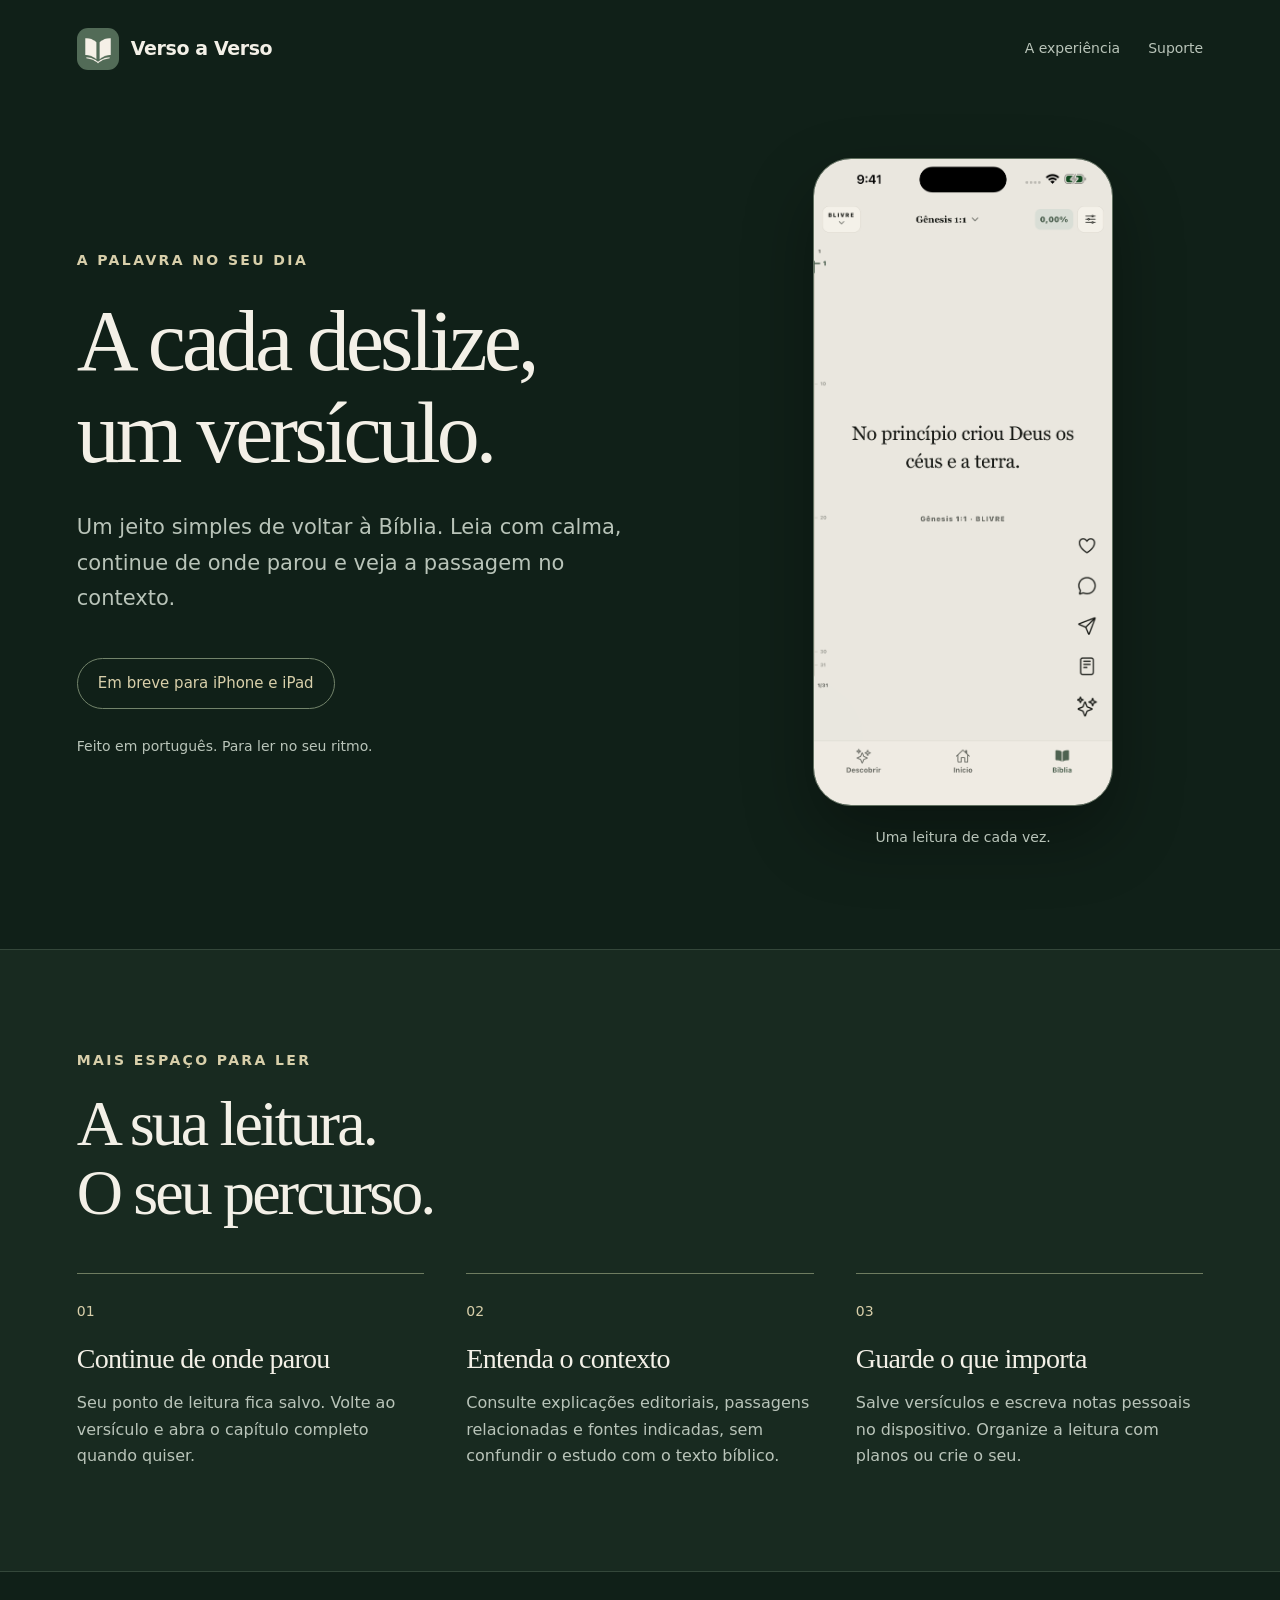
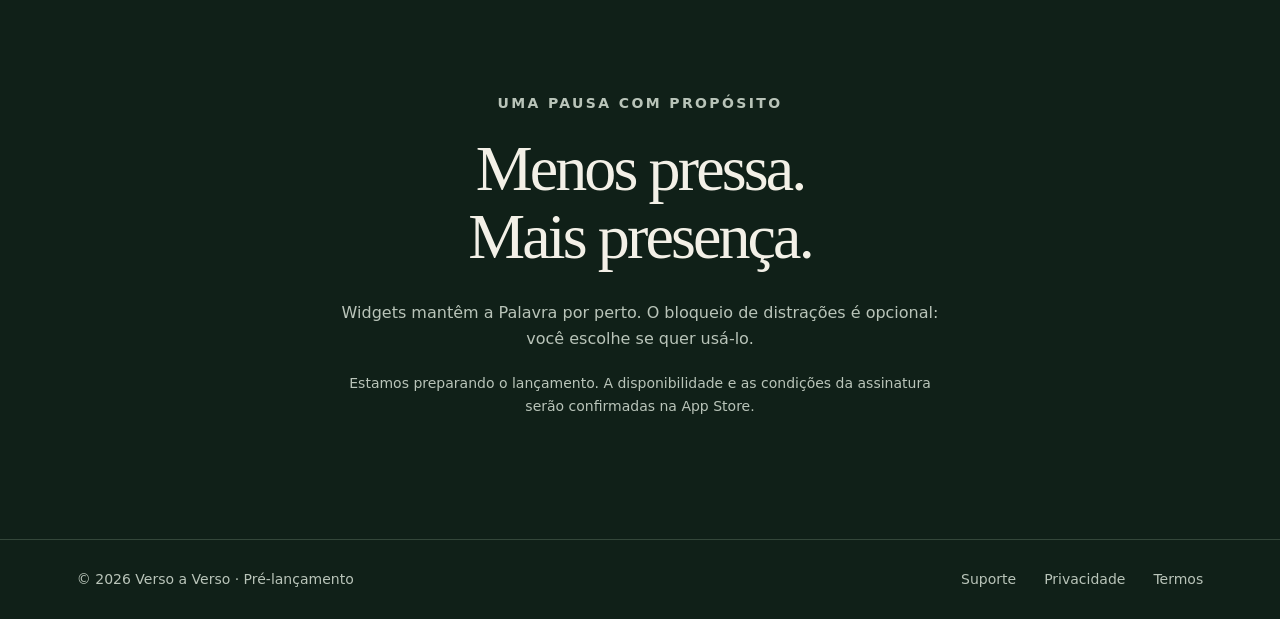
<file: index.html>
<!doctype html><html lang="pt-BR"><head><meta charset="utf-8"><meta name="viewport" content="width=device-width,initial-scale=1"><meta name="theme-color" content="#102018"><meta name="description" content="Leia a Bíblia um versículo de cada vez. Planos, favoritos e contexto para o seu dia a dia."><title>Verso a Verso — A cada deslize, um versículo</title><link rel="icon" href="icon.png"><link rel="stylesheet" href="styles.css"><link rel="canonical" href="https://versoaversobiblia.com/"></head><body><a class="skip" href="#conteudo">Ir para o conteúdo</a><header><a class="brand" href="./"><img src="icon.png" alt="" width="42" height="42">Verso a Verso</a><nav aria-label="Principal"><a href="#experiencia">A experiência</a><a href="suporte.html">Suporte</a></nav></header><main id="conteudo"><section class="hero"><div><p class="eyebrow">A Palavra no seu dia</p><h1>A cada deslize,<br>um versículo.</h1><p class="lead">Um jeito simples de voltar à Bíblia. Leia com calma, continue de onde parou e veja a passagem no contexto.</p><span class="badge">Em breve para iPhone e iPad</span><p class="small">Feito em português. Para ler no seu ritmo.</p></div><figure><img class="screen" src="leitor.png" alt="Tela real do leitor do Verso a Verso com Gênesis 1:1." width="1290" height="2796"><figcaption>Uma leitura de cada vez.</figcaption></figure></section><section id="experiencia" class="experience"><p class="eyebrow">Mais espaço para ler</p><h2>A sua leitura.<br>O seu percurso.</h2><div class="features"><article><span>01</span><h3>Continue de onde parou</h3><p>Seu ponto de leitura fica salvo. Volte ao versículo e abra o capítulo completo quando quiser.</p></article><article><span>02</span><h3>Entenda o contexto</h3><p>Consulte explicações editoriais, passagens relacionadas e fontes indicadas, sem confundir o estudo com o texto bíblico.</p></article><article><span>03</span><h3>Guarde o que importa</h3><p>Salve versículos e escreva notas pessoais no dispositivo. Organize a leitura com planos ou crie o seu.</p></article></div></section><section class="closing"><p class="eyebrow">Uma pausa com propósito</p><h2>Menos pressa.<br>Mais presença.</h2><p>Widgets mantêm a Palavra por perto. O bloqueio de distrações é opcional: você escolhe se quer usá-lo.</p><p class="small">Estamos preparando o lançamento. A disponibilidade e as condições da assinatura serão confirmadas na App Store.</p></section></main><footer><span>© 2026 Verso a Verso · Pré-lançamento</span><nav aria-label="Informações"><a href="suporte.html">Suporte</a><a href="privacidade.html">Privacidade</a><a href="termos.html">Termos</a></nav></footer></body></html>
</file>
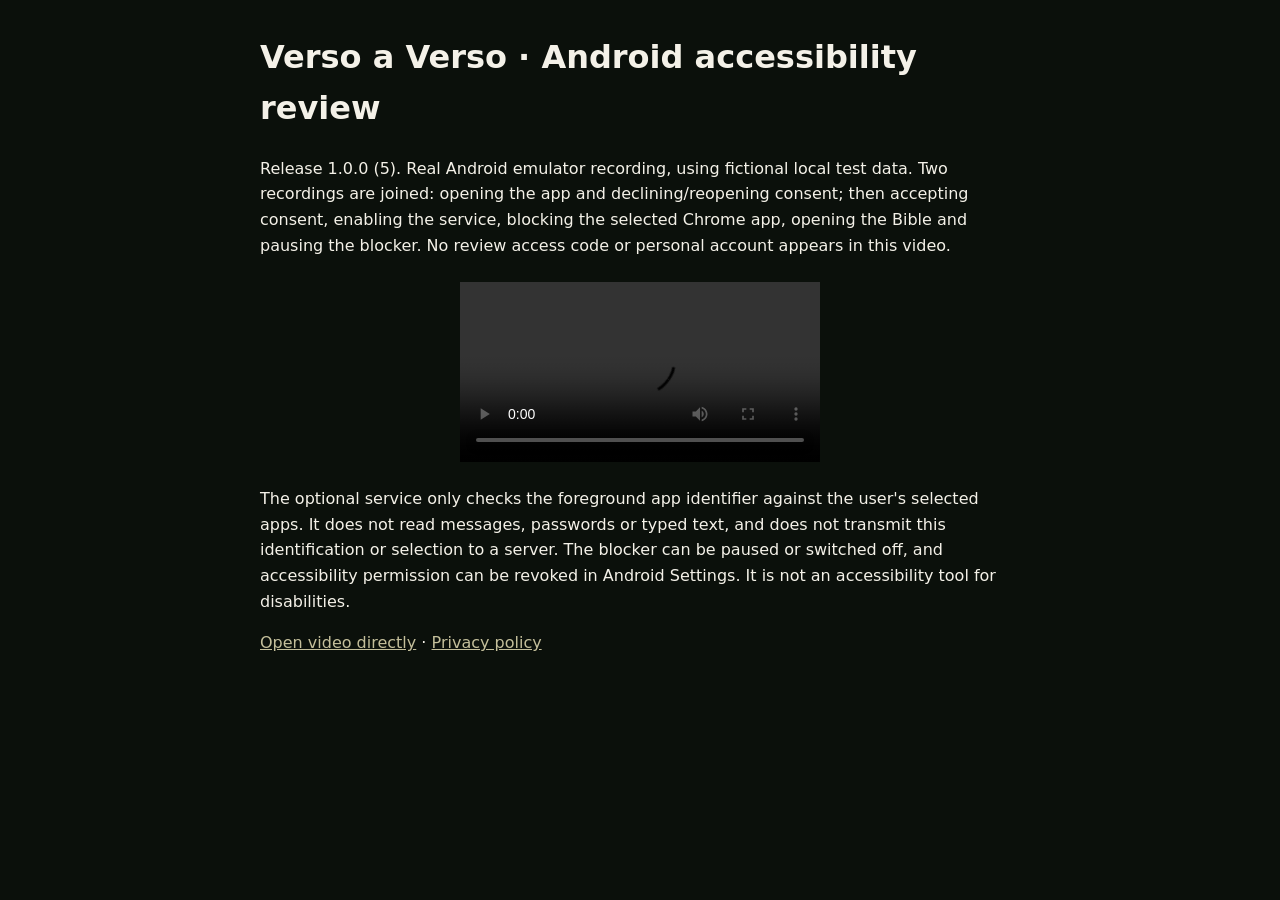
<file: android-accessibility-review.html>
<!doctype html>
<html lang="en"><head><meta charset="utf-8"><meta name="viewport" content="width=device-width,initial-scale=1"><title>Verso a Verso · Android accessibility review</title><style>body{margin:32px auto;max-width:760px;padding:0 20px;background:#0b100b;color:#f4f1e8;font:16px/1.6 system-ui}video{display:block;width:min(100%,360px);margin:24px auto}a{color:#c4bf9b}</style></head>
<body><h1>Verso a Verso · Android accessibility review</h1><p>Release 1.0.0 (5). Real Android emulator recording, using fictional local test data. Two recordings are joined: opening the app and declining/reopening consent; then accepting consent, enabling the service, blocking the selected Chrome app, opening the Bible and pausing the blocker. No review access code or personal account appears in this video.</p><video controls preload="metadata"><source src="assets/android-accessibility-review.mp4" type="video/mp4"></video><p>The optional service only checks the foreground app identifier against the user's selected apps. It does not read messages, passwords or typed text, and does not transmit this identification or selection to a server. The blocker can be paused or switched off, and accessibility permission can be revoked in Android Settings. It is not an accessibility tool for disabilities.</p><p><a href="assets/android-accessibility-review.mp4">Open video directly</a> · <a href="privacidade.html">Privacy policy</a></p></body></html>
</file>
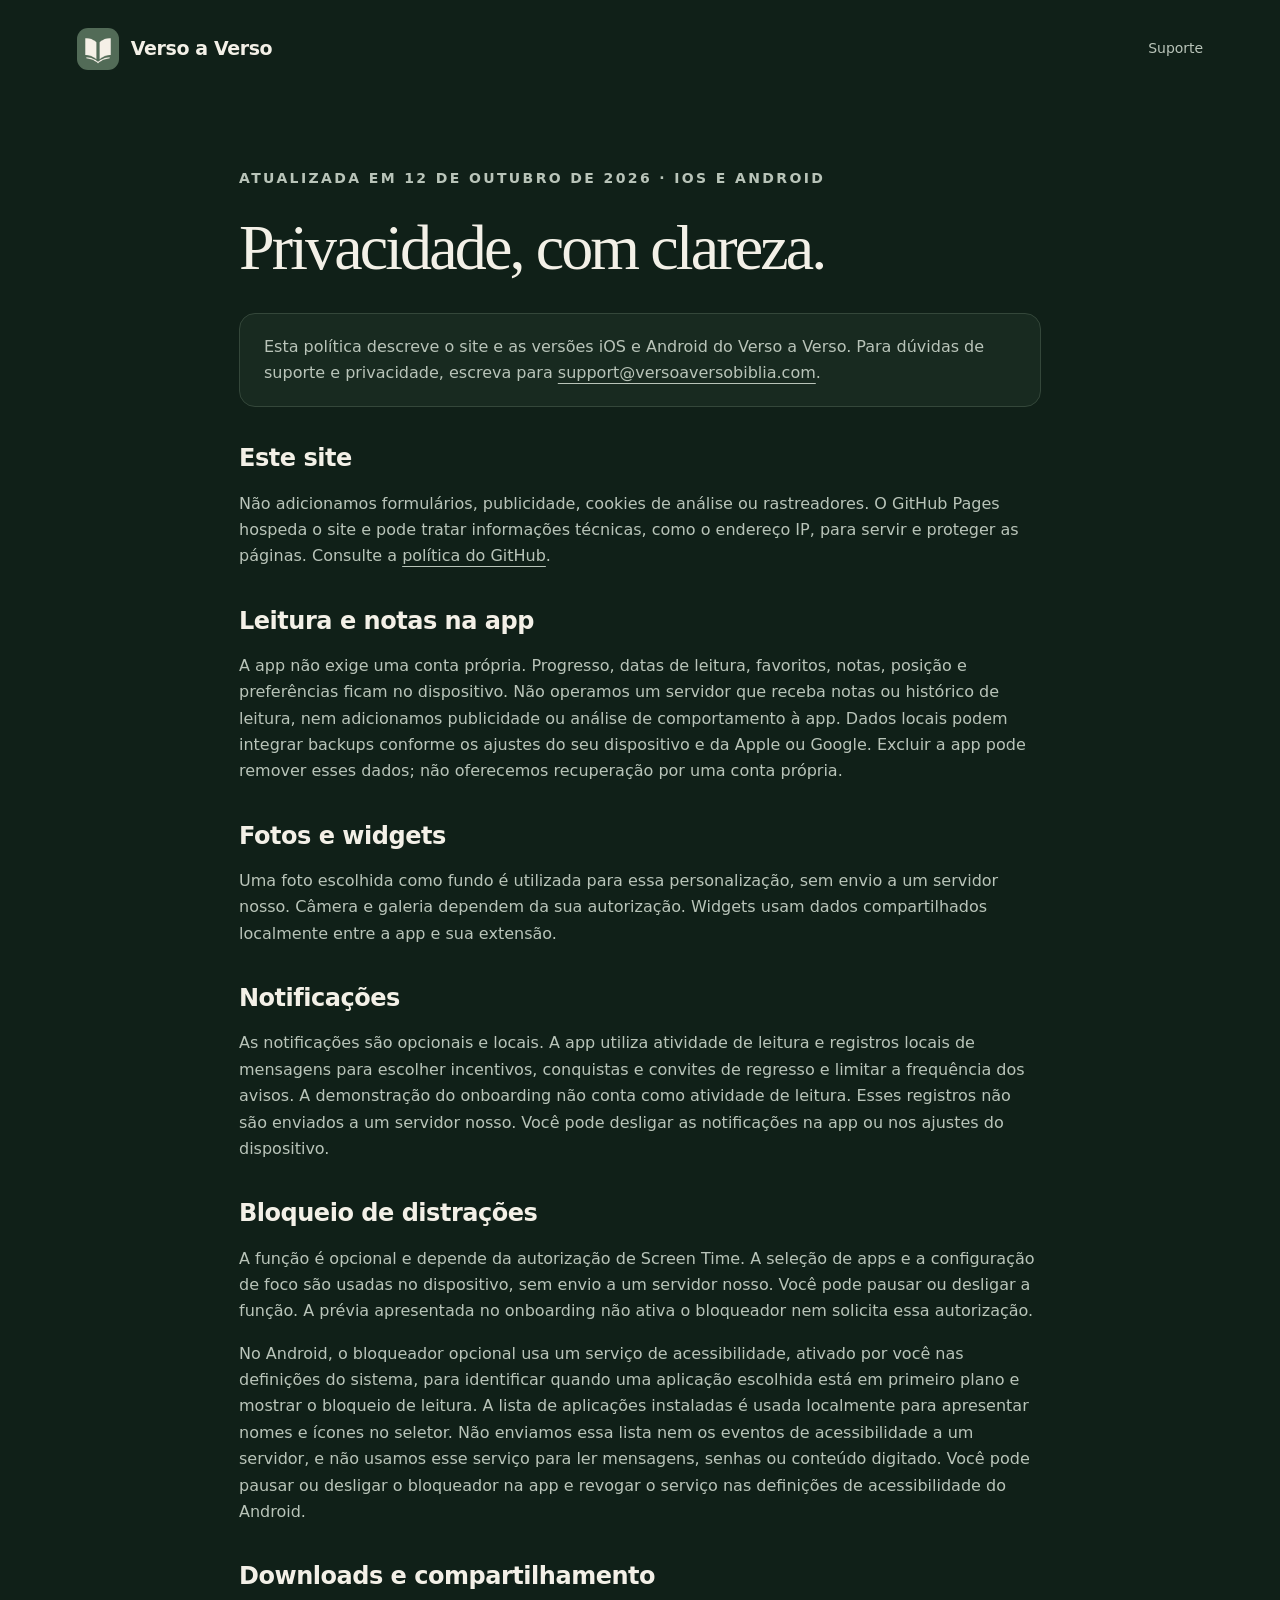
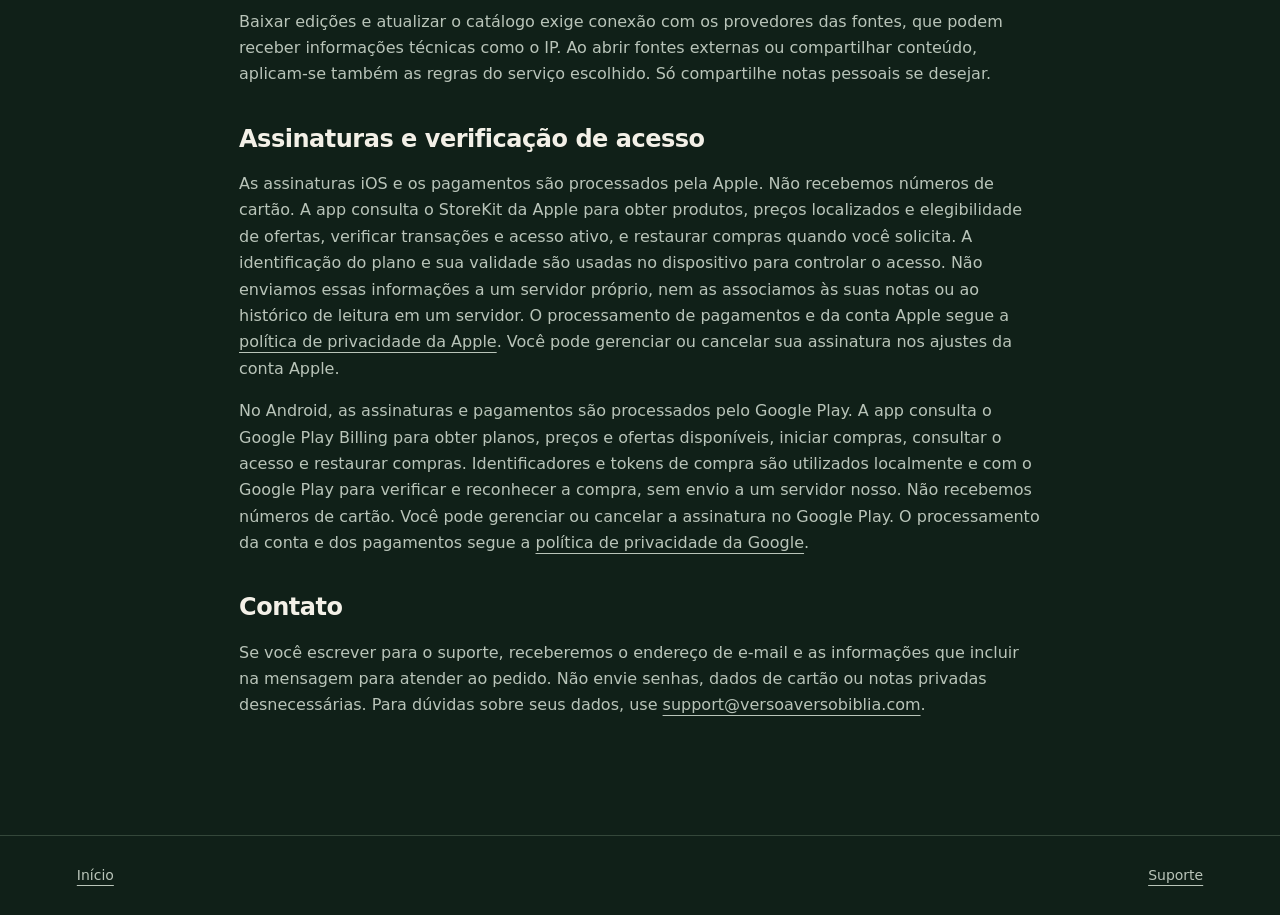
<file: privacidade.html>
<!doctype html>
<html lang="pt-BR">
<head><meta charset="utf-8"><meta name="viewport" content="width=device-width,initial-scale=1"><title>Privacidade — Verso a Verso</title><link rel="icon" href="icon.png"><link rel="stylesheet" href="styles.css"></head>
<body>
<header><a class="brand" href="./"><img src="icon.png" alt="" width="42" height="42">Verso a Verso</a><nav><a href="suporte.html">Suporte</a></nav></header>
<main class="document">
<p class="eyebrow">Atualizada em 12 de outubro de 2026 · iOS e Android</p>
<h1>Privacidade, com clareza.</h1>
<p class="notice">Esta política descreve o site e as versões iOS e Android do Verso a Verso. Para dúvidas de suporte e privacidade, escreva para <a href="mailto:support@versoaversobiblia.com">support@versoaversobiblia.com</a>.</p>
<h2>Este site</h2>
<p>Não adicionamos formulários, publicidade, cookies de análise ou rastreadores. O GitHub Pages hospeda o site e pode tratar informações técnicas, como o endereço IP, para servir e proteger as páginas. Consulte a <a href="https://docs.github.com/en/site-policy/privacy-policies/github-general-privacy-statement">política do GitHub</a>.</p>
<h2>Leitura e notas na app</h2>
<p>A app não exige uma conta própria. Progresso, datas de leitura, favoritos, notas, posição e preferências ficam no dispositivo. Não operamos um servidor que receba notas ou histórico de leitura, nem adicionamos publicidade ou análise de comportamento à app. Dados locais podem integrar backups conforme os ajustes do seu dispositivo e da Apple ou Google. Excluir a app pode remover esses dados; não oferecemos recuperação por uma conta própria.</p>
<h2>Fotos e widgets</h2>
<p>Uma foto escolhida como fundo é utilizada para essa personalização, sem envio a um servidor nosso. Câmera e galeria dependem da sua autorização. Widgets usam dados compartilhados localmente entre a app e sua extensão.</p>
<h2>Notificações</h2>
<p>As notificações são opcionais e locais. A app utiliza atividade de leitura e registros locais de mensagens para escolher incentivos, conquistas e convites de regresso e limitar a frequência dos avisos. A demonstração do onboarding não conta como atividade de leitura. Esses registros não são enviados a um servidor nosso. Você pode desligar as notificações na app ou nos ajustes do dispositivo.</p>
<h2>Bloqueio de distrações</h2>
<p>A função é opcional e depende da autorização de Screen Time. A seleção de apps e a configuração de foco são usadas no dispositivo, sem envio a um servidor nosso. Você pode pausar ou desligar a função. A prévia apresentada no onboarding não ativa o bloqueador nem solicita essa autorização.</p>
<p>No Android, o bloqueador opcional usa um serviço de acessibilidade, ativado por você nas definições do sistema, para identificar quando uma aplicação escolhida está em primeiro plano e mostrar o bloqueio de leitura. A lista de aplicações instaladas é usada localmente para apresentar nomes e ícones no seletor. Não enviamos essa lista nem os eventos de acessibilidade a um servidor, e não usamos esse serviço para ler mensagens, senhas ou conteúdo digitado. Você pode pausar ou desligar o bloqueador na app e revogar o serviço nas definições de acessibilidade do Android.</p>
<h2>Downloads e compartilhamento</h2>
<p>Baixar edições e atualizar o catálogo exige conexão com os provedores das fontes, que podem receber informações técnicas como o IP. Ao abrir fontes externas ou compartilhar conteúdo, aplicam-se também as regras do serviço escolhido. Só compartilhe notas pessoais se desejar.</p>
<h2>Assinaturas e verificação de acesso</h2>
<p>As assinaturas iOS e os pagamentos são processados pela Apple. Não recebemos números de cartão. A app consulta o StoreKit da Apple para obter produtos, preços localizados e elegibilidade de ofertas, verificar transações e acesso ativo, e restaurar compras quando você solicita. A identificação do plano e sua validade são usadas no dispositivo para controlar o acesso. Não enviamos essas informações a um servidor próprio, nem as associamos às suas notas ou ao histórico de leitura em um servidor. O processamento de pagamentos e da conta Apple segue a <a href="https://www.apple.com/legal/privacy/">política de privacidade da Apple</a>. Você pode gerenciar ou cancelar sua assinatura nos ajustes da conta Apple.</p>
<p>No Android, as assinaturas e pagamentos são processados pelo Google Play. A app consulta o Google Play Billing para obter planos, preços e ofertas disponíveis, iniciar compras, consultar o acesso e restaurar compras. Identificadores e tokens de compra são utilizados localmente e com o Google Play para verificar e reconhecer a compra, sem envio a um servidor nosso. Não recebemos números de cartão. Você pode gerenciar ou cancelar a assinatura no Google Play. O processamento da conta e dos pagamentos segue a <a href="https://policies.google.com/privacy">política de privacidade da Google</a>.</p>
<h2>Contato</h2>
<p>Se você escrever para o suporte, receberemos o endereço de e-mail e as informações que incluir na mensagem para atender ao pedido. Não envie senhas, dados de cartão ou notas privadas desnecessárias. Para dúvidas sobre seus dados, use <a href="mailto:support@versoaversobiblia.com">support@versoaversobiblia.com</a>.</p>
</main>
<footer><a href="./">Início</a><a href="suporte.html">Suporte</a></footer>
</body></html>
</file>
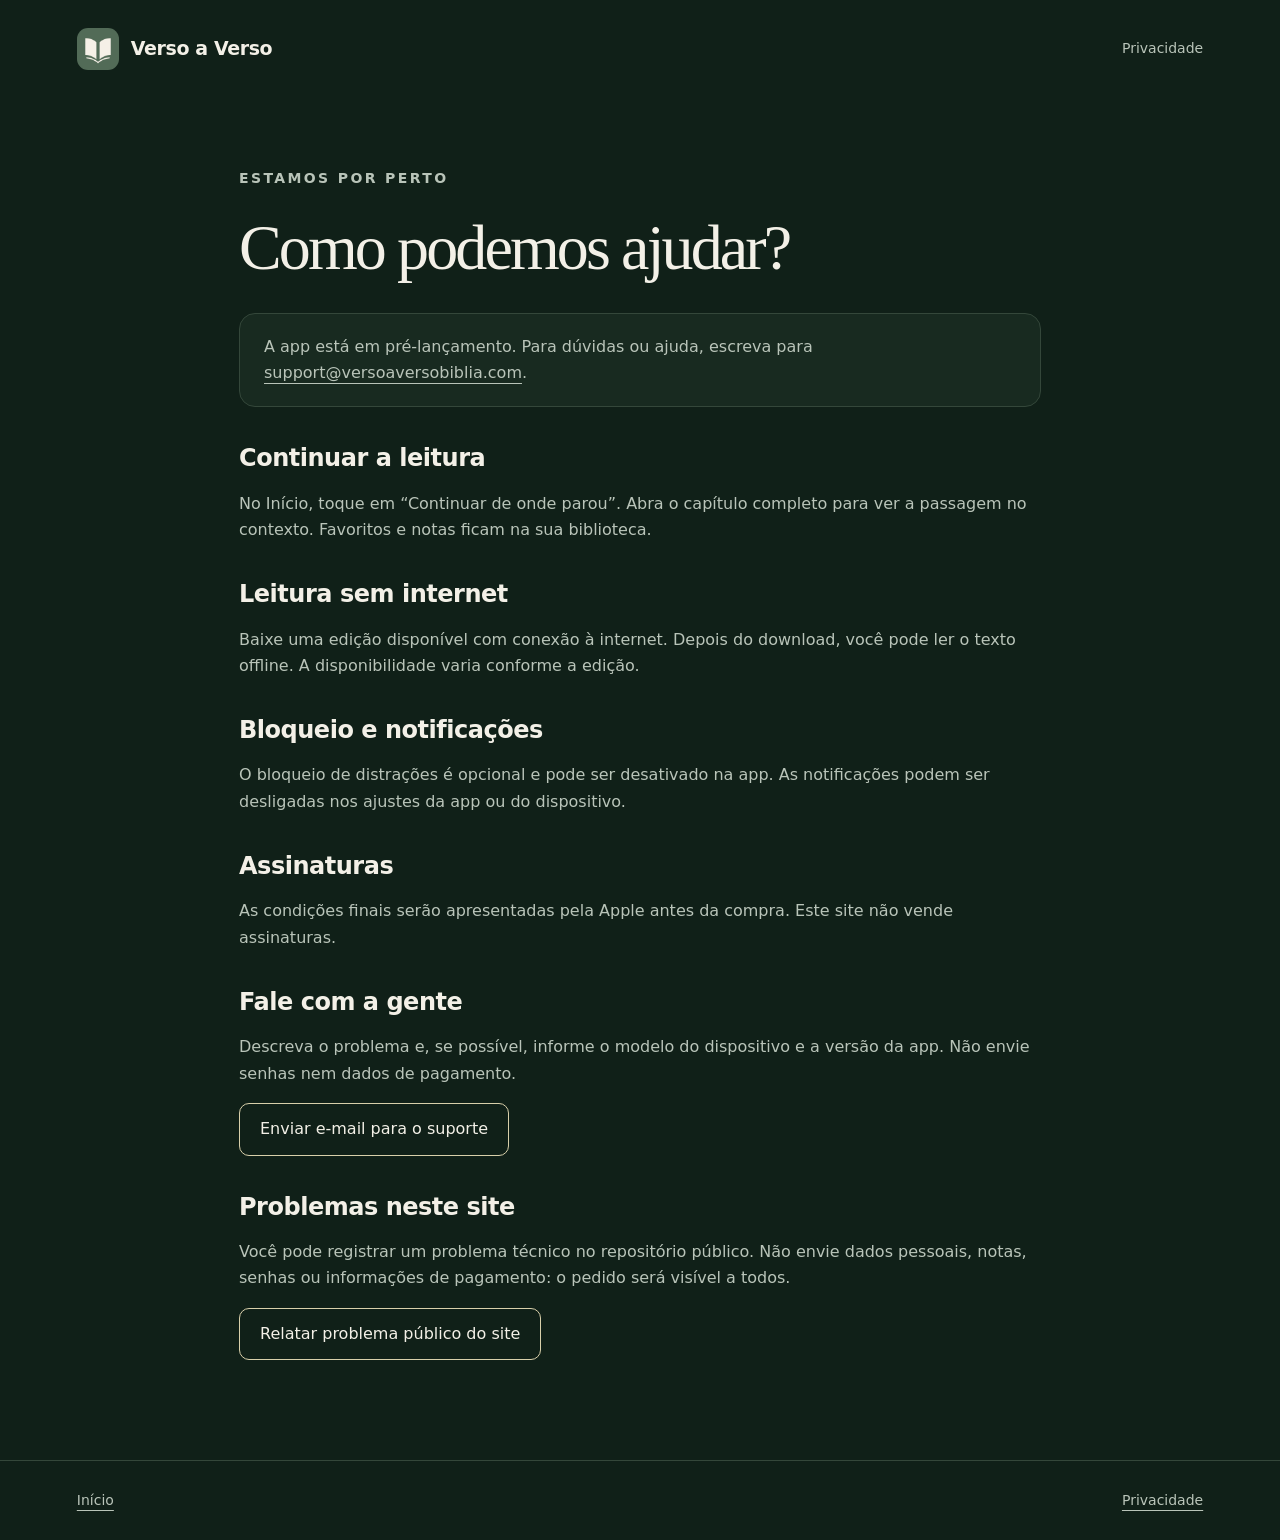
<file: suporte.html>
<!doctype html><html lang="pt-BR"><head><meta charset="utf-8"><meta name="viewport" content="width=device-width,initial-scale=1"><title>Suporte — Verso a Verso</title><link rel="icon" href="icon.png"><link rel="stylesheet" href="styles.css"></head><body><header><a class="brand" href="./"><img src="icon.png" alt="" width="42" height="42">Verso a Verso</a><nav><a href="privacidade.html">Privacidade</a></nav></header><main class="document"><p class="eyebrow">Estamos por perto</p><h1>Como podemos ajudar?</h1><p class="notice">A app está em pré-lançamento. Para dúvidas ou ajuda, escreva para <a href="mailto:support@versoaversobiblia.com">support@versoaversobiblia.com</a>.</p><h2>Continuar a leitura</h2><p>No Início, toque em “Continuar de onde parou”. Abra o capítulo completo para ver a passagem no contexto. Favoritos e notas ficam na sua biblioteca.</p><h2>Leitura sem internet</h2><p>Baixe uma edição disponível com conexão à internet. Depois do download, você pode ler o texto offline. A disponibilidade varia conforme a edição.</p><h2>Bloqueio e notificações</h2><p>O bloqueio de distrações é opcional e pode ser desativado na app. As notificações podem ser desligadas nos ajustes da app ou do dispositivo.</p><h2>Assinaturas</h2><p>As condições finais serão apresentadas pela Apple antes da compra. Este site não vende assinaturas.</p><h2>Fale com a gente</h2><p>Descreva o problema e, se possível, informe o modelo do dispositivo e a versão da app. Não envie senhas nem dados de pagamento.</p><a class="button" href="mailto:support@versoaversobiblia.com">Enviar e-mail para o suporte</a><h2>Problemas neste site</h2><p>Você pode registrar um problema técnico no repositório público. Não envie dados pessoais, notas, senhas ou informações de pagamento: o pedido será visível a todos.</p><a class="button" href="https://github.com/manaymcpserver-lang/verso-a-verso-site/issues/new">Relatar problema público do site</a></main><footer><a href="./">Início</a><a href="privacidade.html">Privacidade</a></footer></body></html>
</file>
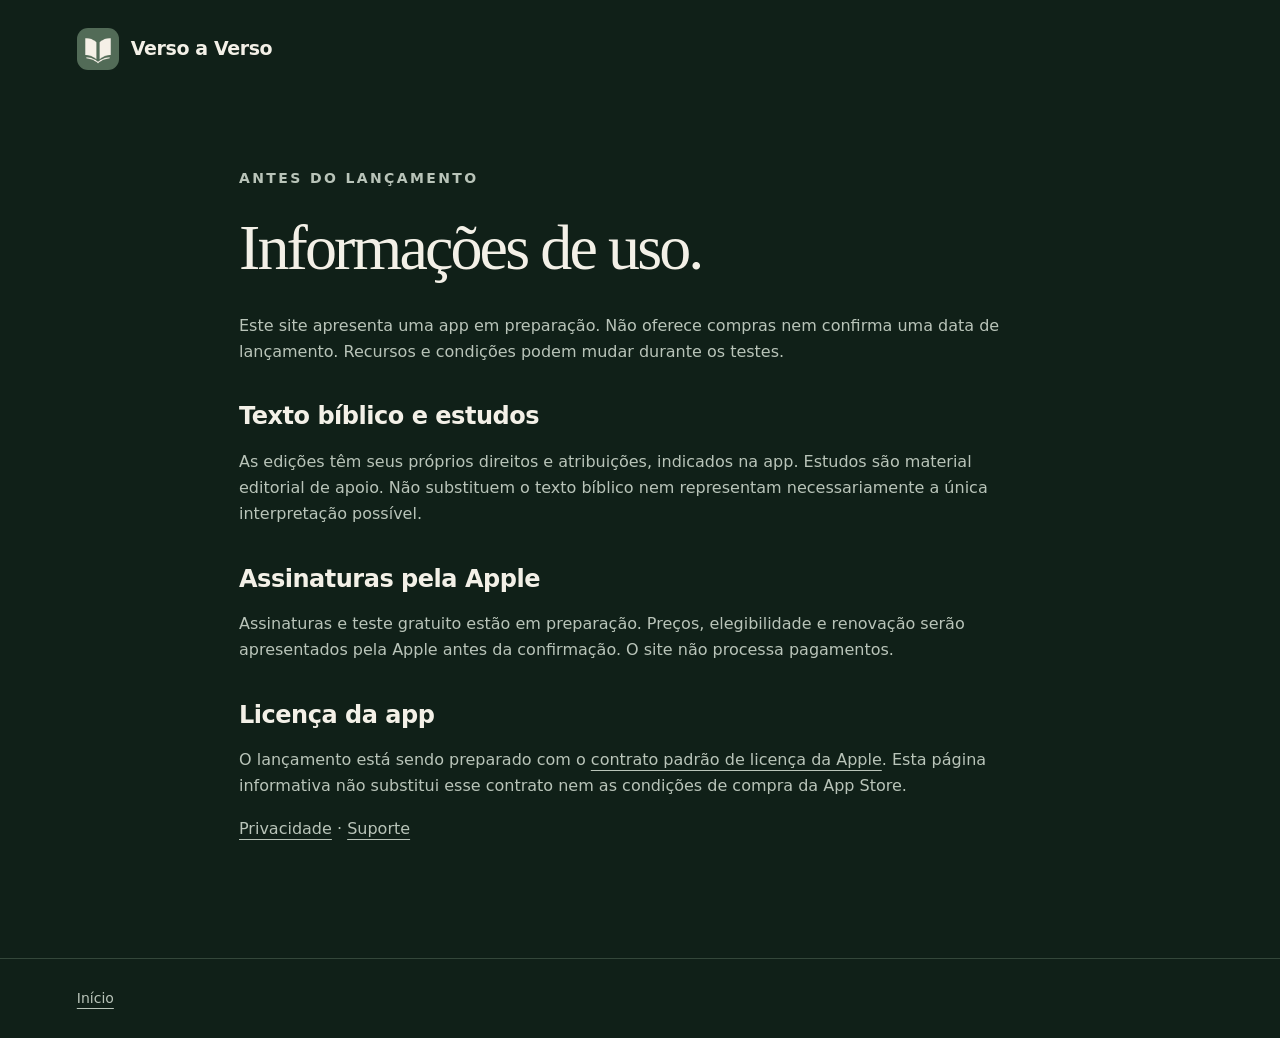
<file: termos.html>
<!doctype html><html lang="pt-BR"><head><meta charset="utf-8"><meta name="viewport" content="width=device-width,initial-scale=1"><title>Termos — Verso a Verso</title><link rel="icon" href="icon.png"><link rel="stylesheet" href="styles.css"></head><body><header><a class="brand" href="./"><img src="icon.png" alt="" width="42" height="42">Verso a Verso</a></header><main class="document"><p class="eyebrow">Antes do lançamento</p><h1>Informações de uso.</h1><p>Este site apresenta uma app em preparação. Não oferece compras nem confirma uma data de lançamento. Recursos e condições podem mudar durante os testes.</p><h2>Texto bíblico e estudos</h2><p>As edições têm seus próprios direitos e atribuições, indicados na app. Estudos são material editorial de apoio. Não substituem o texto bíblico nem representam necessariamente a única interpretação possível.</p><h2>Assinaturas pela Apple</h2><p>Assinaturas e teste gratuito estão em preparação. Preços, elegibilidade e renovação serão apresentados pela Apple antes da confirmação. O site não processa pagamentos.</p><h2>Licença da app</h2><p>O lançamento está sendo preparado com o <a href="https://www.apple.com/legal/internet-services/itunes/dev/stdeula/">contrato padrão de licença da Apple</a>. Esta página informativa não substitui esse contrato nem as condições de compra da App Store.</p><p><a href="privacidade.html">Privacidade</a> · <a href="suporte.html">Suporte</a></p></main><footer><a href="./">Início</a></footer></body></html>
</file>
<file: styles.css>
:root{color-scheme:dark;--bg:#102018;--panel:#182a20;--ink:#f3f0e7;--muted:#b9c4b9;--line:#34473a;--accent:#d8cfaa}*{box-sizing:border-box}html{scroll-behavior:smooth}body{margin:0;background:var(--bg);color:var(--ink);font-family:system-ui,-apple-system,sans-serif;line-height:1.65;font-size:16px}a{color:inherit;text-underline-offset:5px}a:focus-visible{outline:3px solid var(--accent);outline-offset:6px}header,footer{max-width:1280px;margin:auto;padding:28px 6%;display:flex;align-items:center;justify-content:space-between;gap:24px}.brand{display:flex;align-items:center;gap:12px;text-decoration:none;font-weight:650;font-size:19px;letter-spacing:-.4px}.brand img{border-radius:11px}nav{display:flex;gap:28px;flex-wrap:wrap}nav a{font-size:14px;text-decoration:none;color:var(--muted)}nav a:hover{color:var(--ink)}.skip{position:absolute;left:12px;top:-90px;background:var(--ink);color:var(--bg);padding:12px;z-index:5}.skip:focus{top:12px}.hero{max-width:1280px;margin:auto;padding:60px 6% 100px;display:grid;grid-template-columns:1.2fr 1fr;gap:70px;align-items:center}h1,h2,h3{font-family:Georgia,serif;font-weight:400;line-height:1.07;letter-spacing:-.045em}h1{font-size:clamp(54px,6.7vw,94px);margin:24px 0 30px}h2{font-size:clamp(40px,5vw,66px);margin:18px 0 46px}h3{font-size:28px;letter-spacing:-.025em;margin:20px 0 16px}.eyebrow{font-size:14px;letter-spacing:.17em;text-transform:uppercase;color:var(--accent);font-weight:650}.lead{font-size:21px;line-height:1.7;color:var(--muted);max-width:550px}.badge{display:inline-block;margin:20px 0 12px;border:1px solid #73846b;padding:12px 20px;border-radius:999px;color:var(--accent);font-size:15px}.small,figcaption{font-size:14px;color:var(--muted)}figure{margin:0;text-align:center}.screen{display:block;width:min(300px,100%);height:auto;margin:auto;border-radius:38px;box-shadow:0 30px 70px #0005;border:1px solid #617060}figcaption{margin-top:20px}.experience{padding:85px max(6%,calc((100% - 1128px)/2));background:var(--panel);border-block:1px solid var(--line)}.features{display:grid;grid-template-columns:repeat(3,1fr);gap:42px}.features article{border-top:1px solid #6e7c60;padding-top:24px}.features p,.closing p{color:var(--muted)}.features span{font-size:14px;color:var(--accent)}.closing{max-width:800px;margin:auto;padding:100px 24px;text-align:center}.closing h2{margin-bottom:28px}.closing p{max-width:600px;margin:20px auto}footer{border-top:1px solid var(--line);font-size:14px;color:var(--muted)}.document{max-width:850px;padding:55px 24px 100px;margin:auto}.document h1{font-size:clamp(42px,6vw,64px)}.document h2{font-family:system-ui,sans-serif;font-size:24px;font-weight:650;letter-spacing:-.02em;margin:36px 0 12px;line-height:1.3}.document p,.document li{color:var(--muted)}.notice{padding:20px 24px;background:var(--panel);border:1px solid var(--line);border-radius:16px}.button{display:inline-block;padding:12px 20px;border:1px solid var(--accent);border-radius:10px;text-decoration:none}@media(max-width:760px){header,footer{padding:22px 6%;align-items:flex-start}.hero{grid-template-columns:1fr;padding-top:35px;gap:44px}.hero h1{font-size:clamp(46px,10vw,70px)}.lead{font-size:19px}.screen{width:260px}.features{grid-template-columns:1fr;gap:30px}.experience{padding:65px 6%}.closing{padding:70px 6%}footer{flex-direction:column}header nav{gap:16px}.brand{font-size:16px}.brand img{width:34px;height:34px}}@media(prefers-reduced-motion:reduce){html{scroll-behavior:auto}}
</file>
